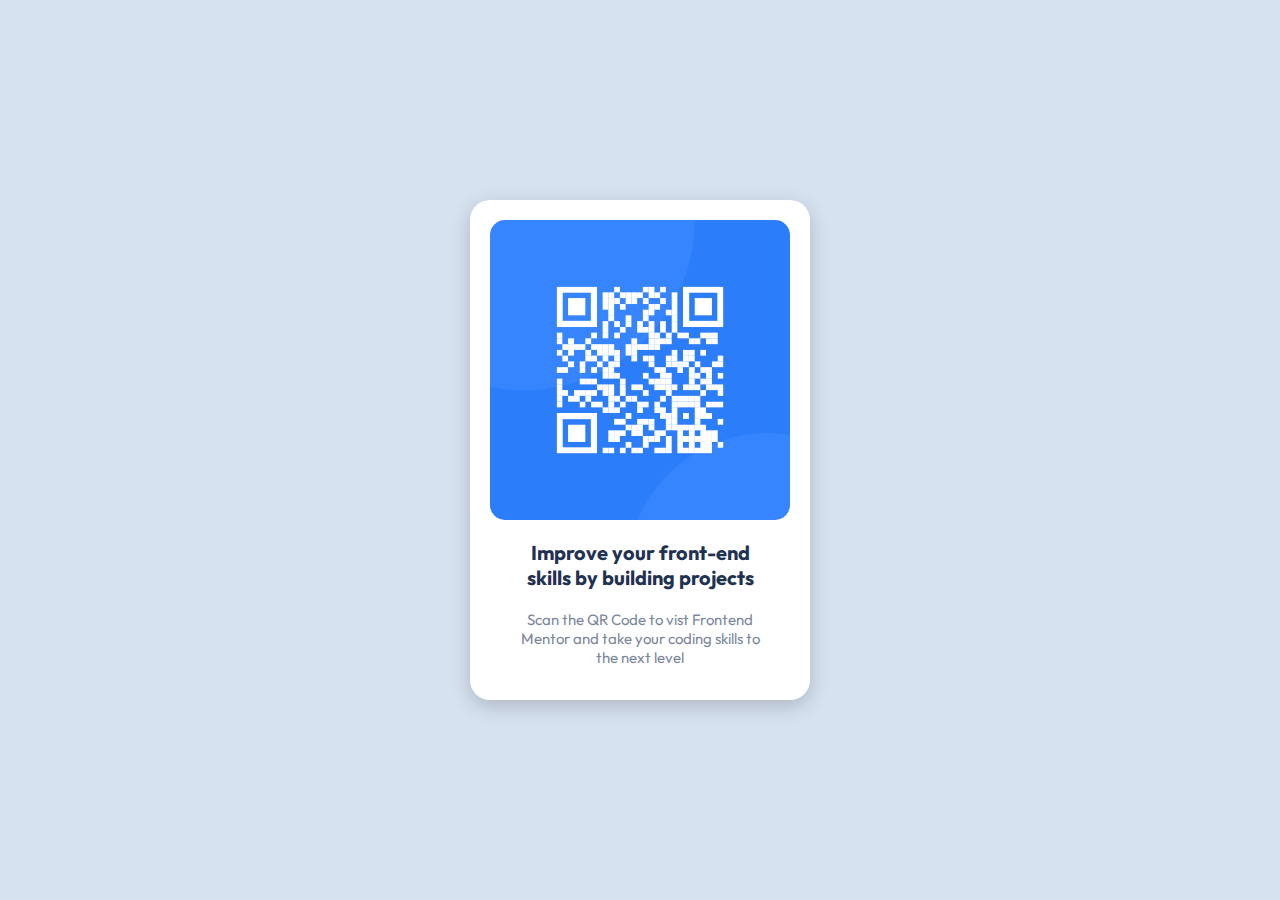
<file: index.html>
<!DOCTYPE html>
<html lang="en">
<head>
    <meta charset="UTF-8">
    <meta http-equiv="X-UA-Compatible" content="IE=edge">
    <meta name="viewport" content="width=device-width, initial-scale=1.0">
    <title>QR Code</title>
    <link rel="stylesheet" href="qr-code.css">
    <link rel="preconnect" href="https://fonts.googleapis.com">
    <link rel="preconnect" href="https://fonts.gstatic.com" crossorigin>
    <link href="https://fonts.googleapis.com/css2?family=Outfit:wght@400;700&display=swap" rel="stylesheet">
</head>
<body>
    <div class="container">
        <img class="qr-code" src="image-qr-code.png">
        <p class="content">
            <span class="heading">Improve your front-end skills by building projects</span>
            <span class="sub">
                Scan the QR Code to vist Frontend Mentor and take your coding skills to the next level
            </span>
        </p>
    </div>
</body>
</html>
</file>
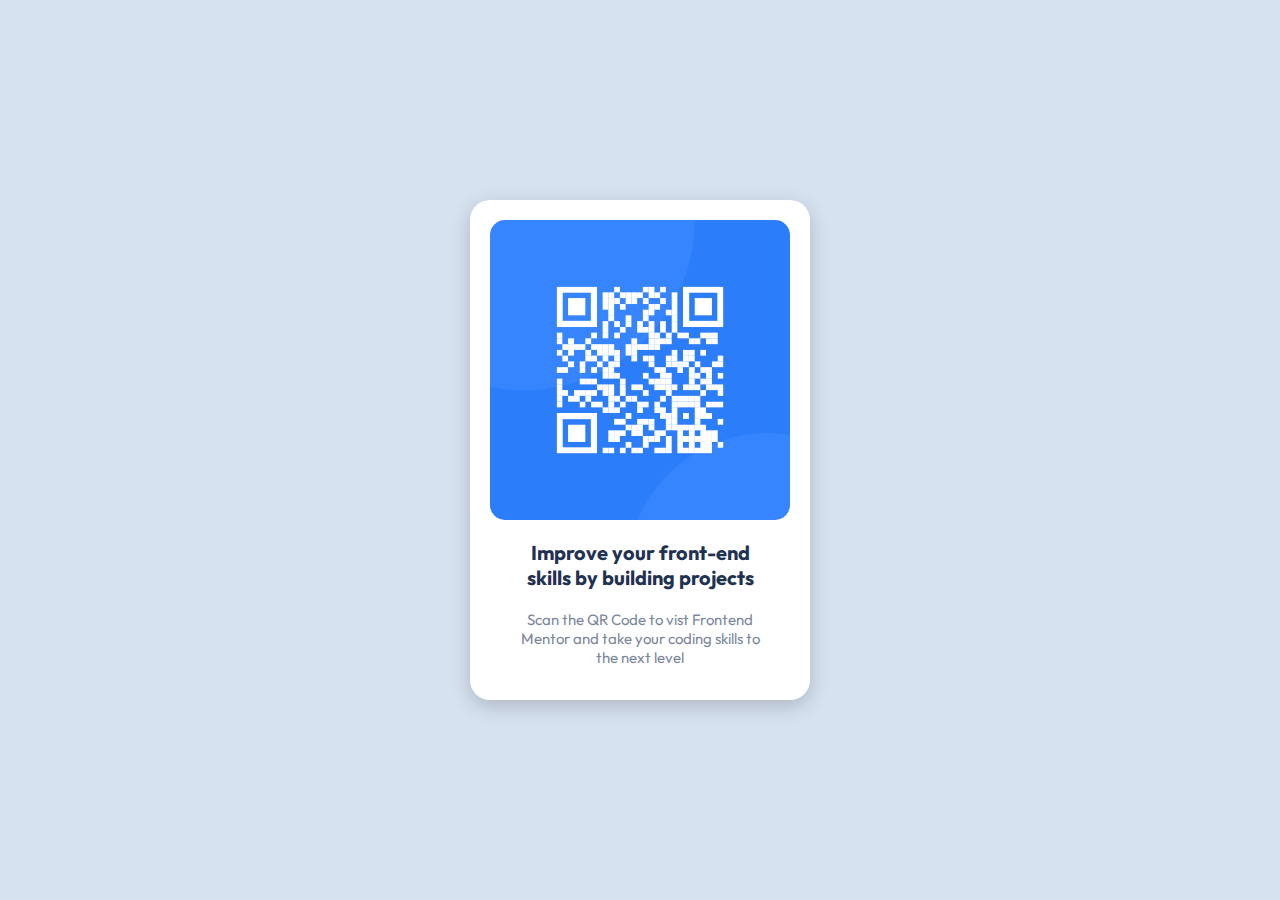
<file: qr-code.html>
<!DOCTYPE html>
<html lang="en">
<head>
    <meta charset="UTF-8">
    <meta http-equiv="X-UA-Compatible" content="IE=edge">
    <meta name="viewport" content="width=device-width, initial-scale=1.0">
    <title>QR Code</title>
    <link rel="stylesheet" href="qr-code.css">
    <link rel="preconnect" href="https://fonts.googleapis.com">
    <link rel="preconnect" href="https://fonts.gstatic.com" crossorigin>
    <link href="https://fonts.googleapis.com/css2?family=Outfit:wght@400;700&display=swap" rel="stylesheet">
</head>
<body>
    <div class="container">
        <img class="qr-code" src="image-qr-code.png">
        <p class="content">
            <span class="heading">Improve your front-end skills by building projects</span>
            <span class="sub">
                Scan the QR Code to vist Frontend Mentor and take your coding skills to the next level
            </span>
        </p>
    </div>
</body>
</html>
</file>
<file: qr-code.css>
*{
    box-sizing: border-box;
    margin: 0;
    padding: 0;
    font-family: 'Outfit', sans-serif;
    height: 100%;
}
body{
    background-color: hsl(212, 45%, 89%);
    height: 100%;
    display: flex;
    justify-content: center;
    align-items: center;
}
.content{
    display: flex;
    flex-direction: column;
}
.container{
    background-color: white;
    display: flex;
    flex-direction: column;
    width: 340px;
    height: 500px;
    padding: 20px;
    border-radius: 20px;
    box-shadow: 0 6px 20px 0 rgba(0, 0, 0, 0.19);
}
.qr-code{
    width: 300px;
    height: 300px;
    border-radius: 15px;
}

.heading{
    display: block;
    font-size: 20px;
    font-weight: 700;
    text-align: center;
    padding: 20px;
    padding-bottom: 10px;
    color:hsl(218, 44%, 22%);
}
.sub{
    display: block;
    font-size: 15px;
    text-align: center;
    font-weight: 400;
    padding: 20px;
    padding-top: 10px;
    color: hsl(220, 15%, 55%);
}
</file>
